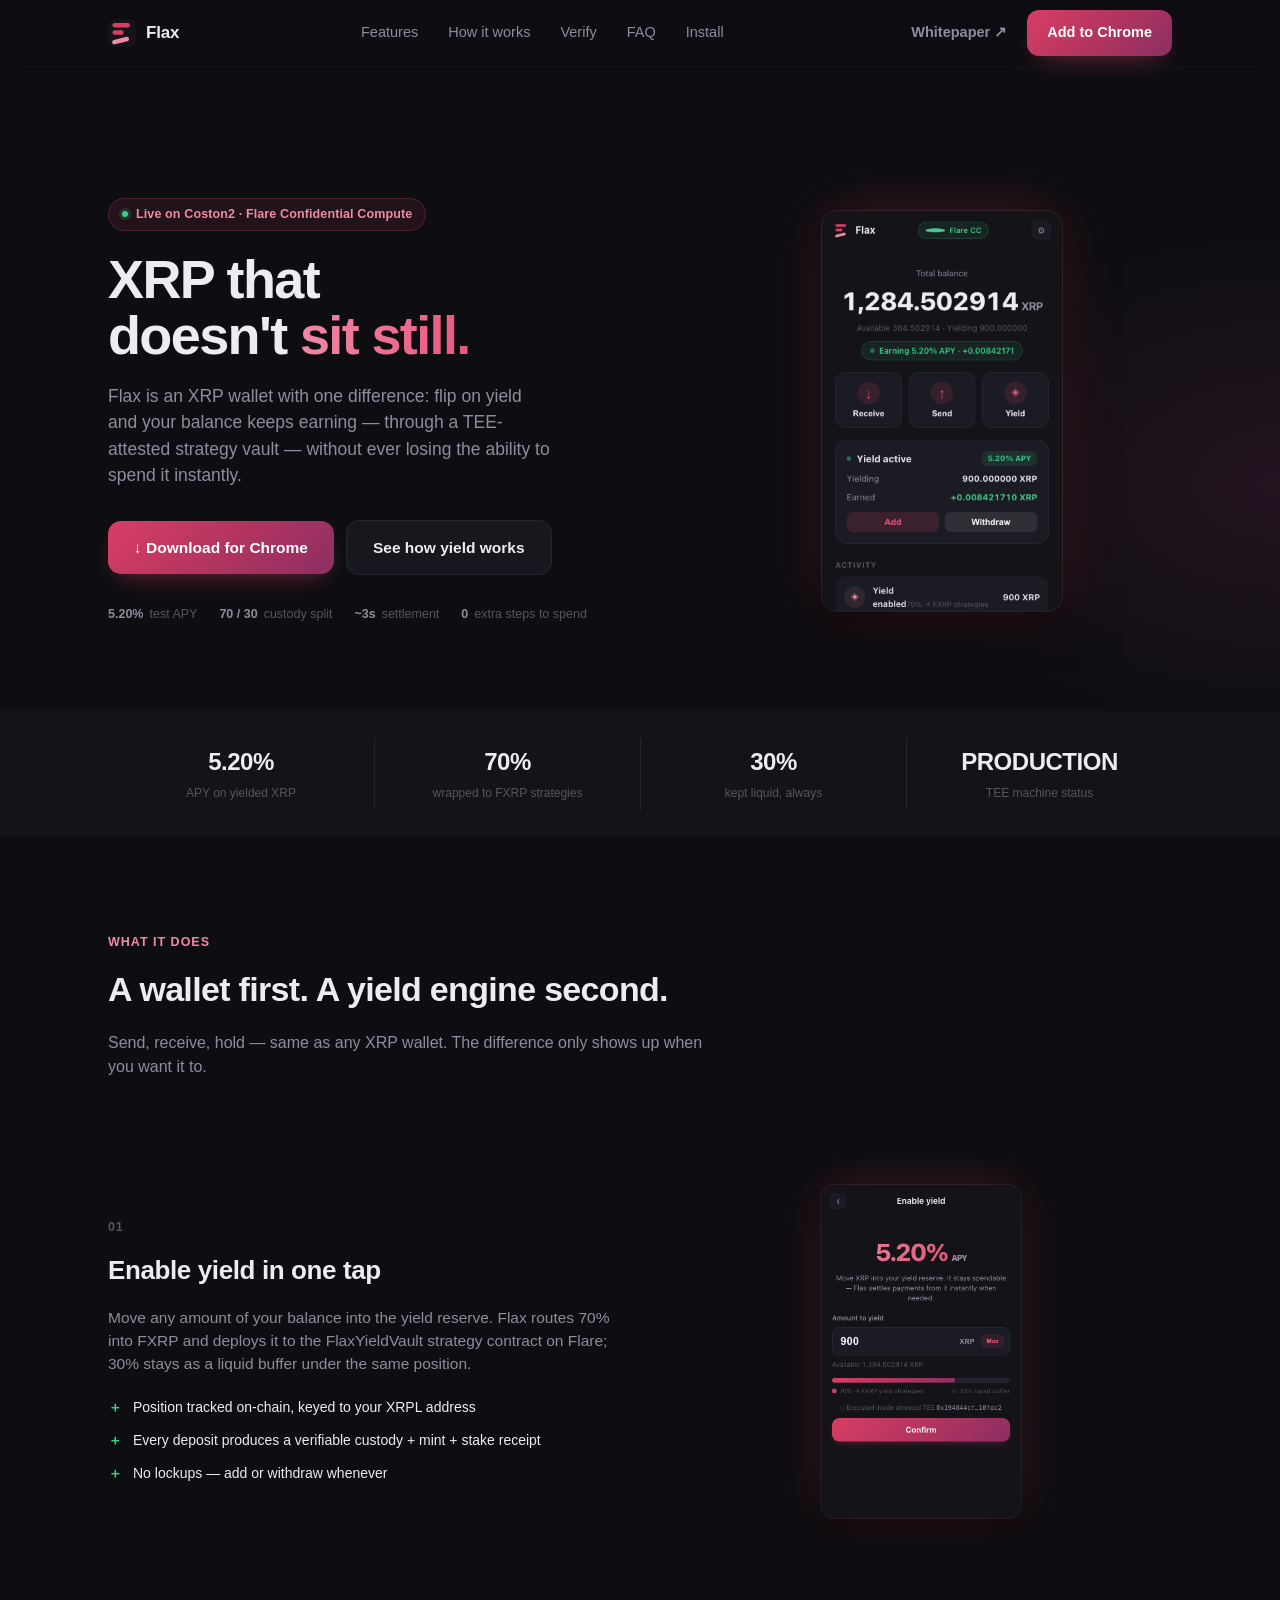
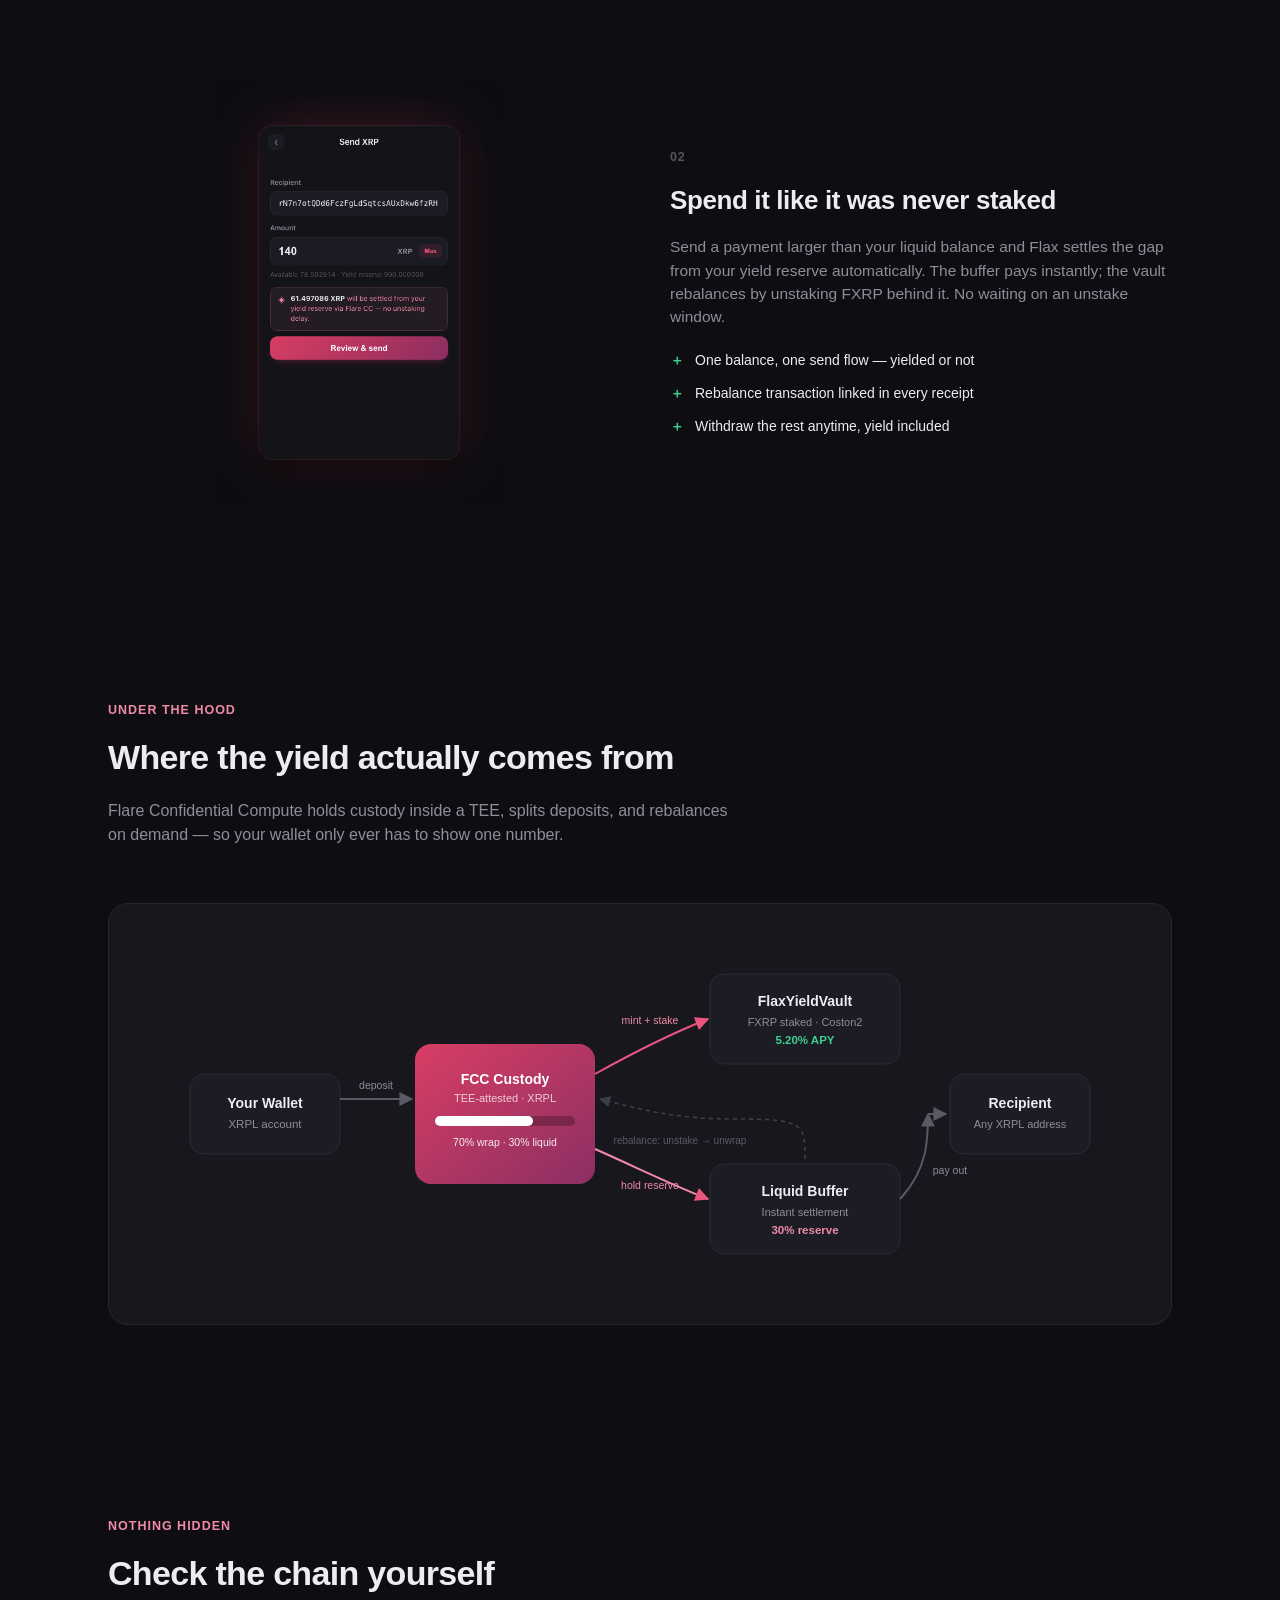
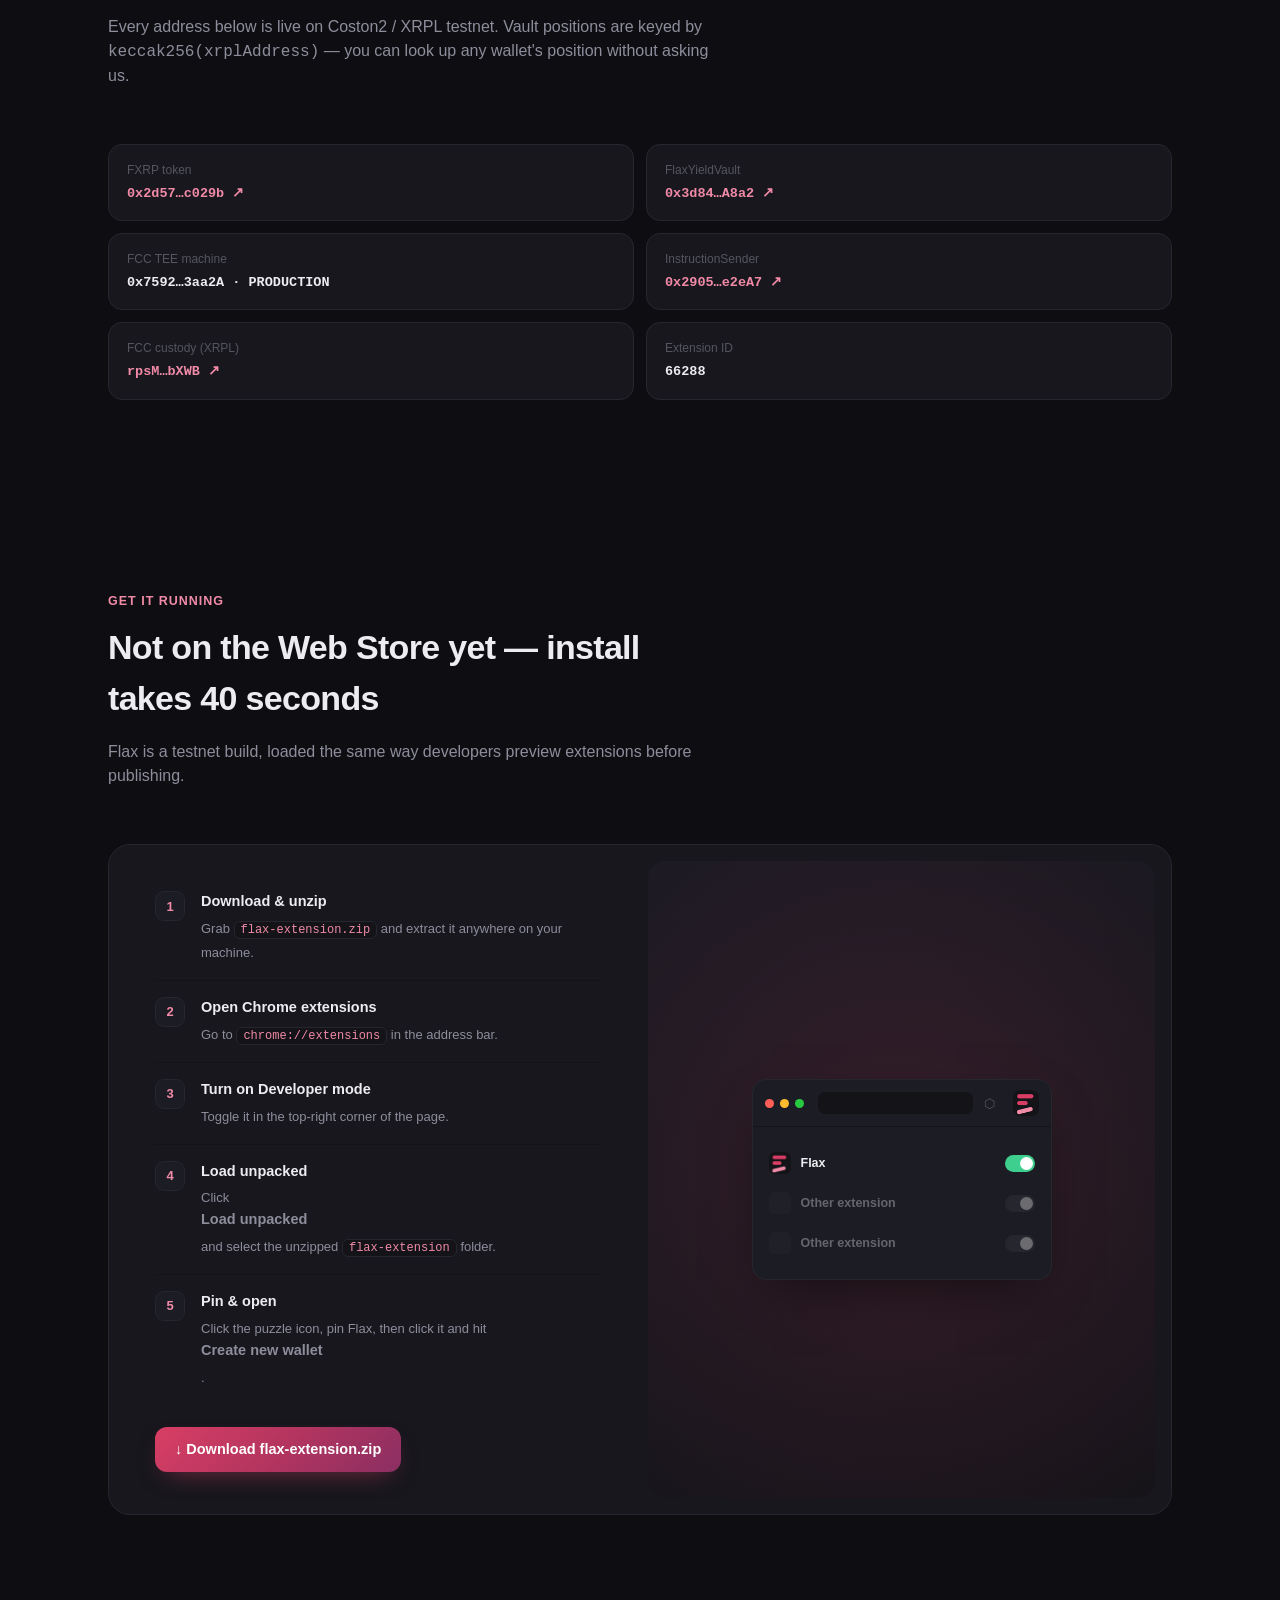
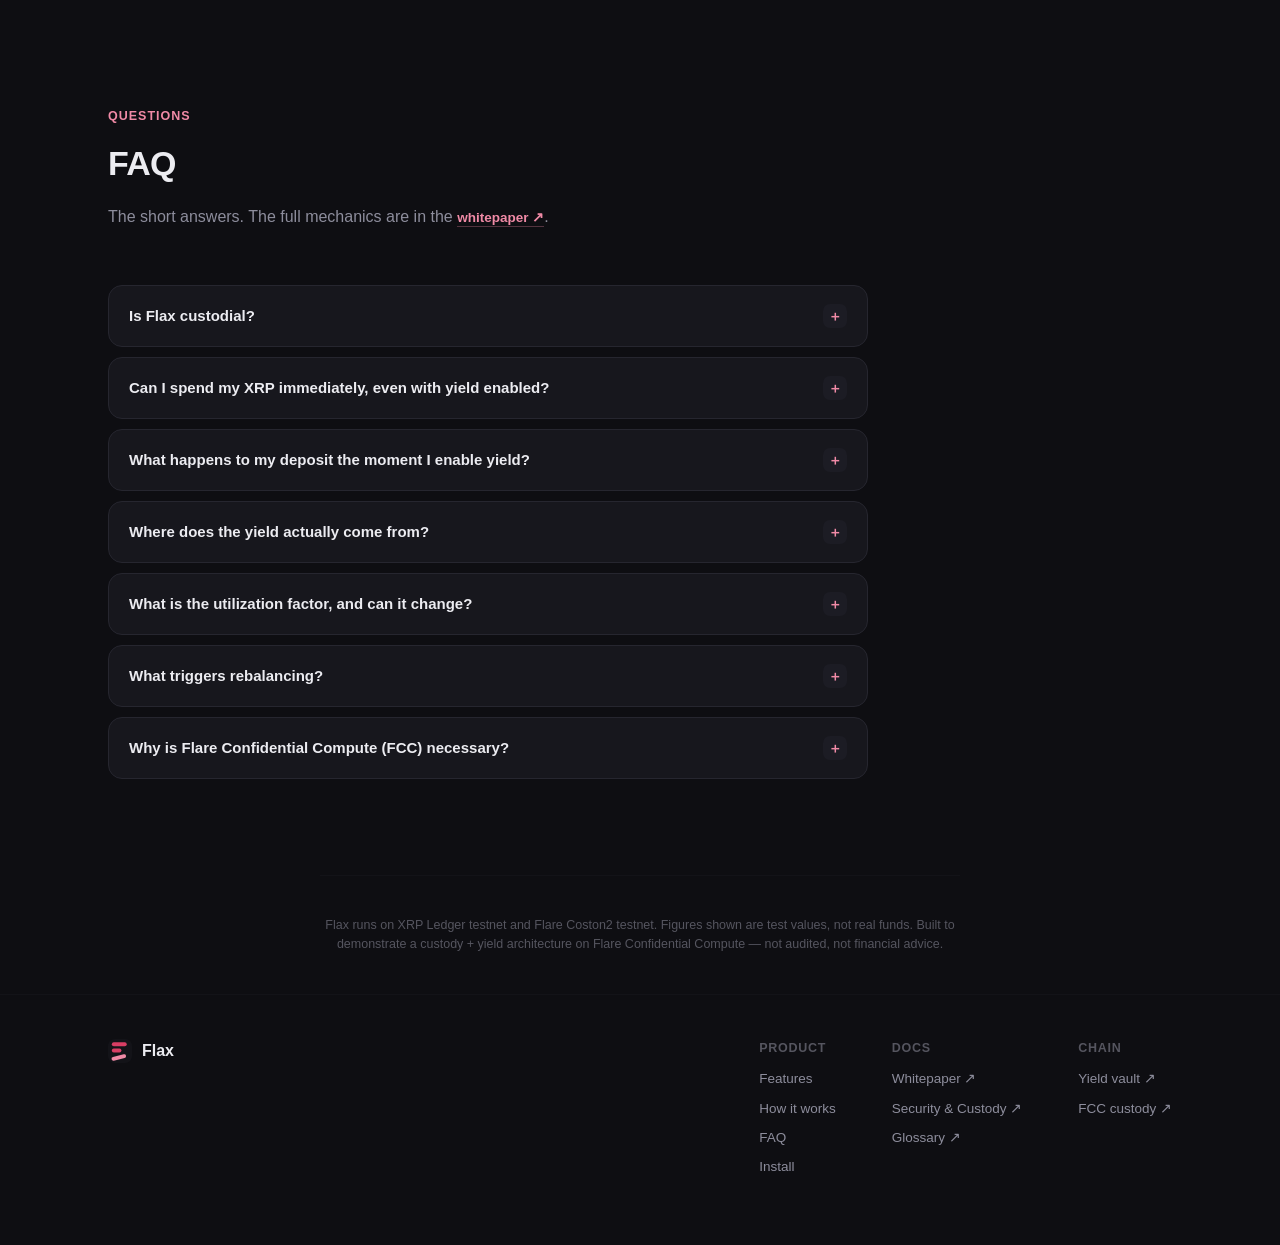
<file: index.html>
<!DOCTYPE html>
<html lang="en">
<head>
<meta charset="UTF-8" />
<meta name="viewport" content="width=device-width, initial-scale=1" />
<title>Flax — an XRP wallet that doesn't sit still</title>
<meta name="description" content="Flax is an XRP wallet for Chrome. Idle balance earns yield through Flare Confidential Compute while staying instantly spendable." />
<link rel="icon" href="img/favicon.png" />
<link rel="stylesheet" href="css/site.css" />
</head>
<body>

<nav class="top">
  <div class="wrap">
    <div class="brand"><svg viewBox="0 0 100 100"><use href="#flaxmark"/></svg>Flax</div>
    <div class="nav-links">
      <a href="#features">Features</a>
      <a href="#how">How it works</a>
      <a href="#verify">Verify</a>
      <a href="#faq">FAQ</a>
      <a href="#install">Install</a>
    </div>
    <div class="nav-cta">
      <a class="btn text" href="https://ember-7.gitbook.io/flaxwallet/" target="_blank" rel="noopener">Whitepaper ↗</a>
      <a class="btn primary" href="flax-extension.zip" id="nav-download">Add to Chrome</a>
    </div>
  </div>
</nav>

<header class="hero">
  <div class="wrap">
    <div>
      <div class="eyebrow"><span class="dot"></span>Live on Coston2 · Flare Confidential Compute</div>
      <h1 class="headline">XRP that<br/>doesn't <span class="accent">sit still.</span></h1>
      <p class="hero-sub">Flax is an XRP wallet with one difference: flip on yield and your balance keeps earning — through a TEE-attested strategy vault — without ever losing the ability to spend it instantly.</p>
      <div class="hero-ctas">
        <a class="btn primary lg" href="flax-extension.zip">↓ Download for Chrome</a>
        <a class="btn ghost lg" href="#how">See how yield works</a>
      </div>
      <div class="hero-meta">
        <span><b>5.20%</b> test APY</span>
        <span><b>70 / 30</b> custody split</span>
        <span><b>~3s</b> settlement</span>
        <span><b>0</b> extra steps to spend</span>
      </div>
    </div>
    <div class="hero-shot"><img src="img/shot-home.png" alt="Flax wallet showing a 1,284 XRP balance with yield active" width="360" height="520" /></div>
  </div>
</header>

<div class="stats">
  <div class="wrap">
    <div class="stat"><b>5.20%</b><span>APY on yielded XRP</span></div>
    <div class="stat"><b>70%</b><span>wrapped to FXRP strategies</span></div>
    <div class="stat"><b>30%</b><span>kept liquid, always</span></div>
    <div class="stat"><b>PRODUCTION</b><span>TEE machine status</span></div>
  </div>
</div>

<!-- ═══════════════════ FEATURES ═══════════════════ -->
<section class="section" id="features">
  <div class="wrap">
    <div class="section-head">
      <div class="section-tag">What it does</div>
      <h2>A wallet first. A yield engine second.</h2>
      <p>Send, receive, hold — same as any XRP wallet. The difference only shows up when you want it to.</p>
    </div>

    <div class="feature-row">
      <div class="fr-text">
        <div class="fr-num">01</div>
        <h3>Enable yield in one tap</h3>
        <p>Move any amount of your balance into the yield reserve. Flax routes 70% into FXRP and deploys it to the FlaxYieldVault strategy contract on Flare; 30% stays as a liquid buffer under the same position.</p>
        <div class="fr-points">
          <div class="fr-point"><span class="mk">＋</span>Position tracked on-chain, keyed to your XRPL address</div>
          <div class="fr-point"><span class="mk">＋</span>Every deposit produces a verifiable custody + mint + stake receipt</div>
          <div class="fr-point"><span class="mk">＋</span>No lockups — add or withdraw whenever</div>
        </div>
      </div>
      <div class="fr-shot"><img src="img/shot-yield.png" alt="Enable yield screen showing the 70/30 split and 5.20% APY" /></div>
    </div>

    <div class="feature-row reverse">
      <div class="fr-text">
        <div class="fr-num">02</div>
        <h3>Spend it like it was never staked</h3>
        <p>Send a payment larger than your liquid balance and Flax settles the gap from your yield reserve automatically. The buffer pays instantly; the vault rebalances by unstaking FXRP behind it. No waiting on an unstake window.</p>
        <div class="fr-points">
          <div class="fr-point"><span class="mk">＋</span>One balance, one send flow — yielded or not</div>
          <div class="fr-point"><span class="mk">＋</span>Rebalance transaction linked in every receipt</div>
          <div class="fr-point"><span class="mk">＋</span>Withdraw the rest anytime, yield included</div>
        </div>
      </div>
      <div class="fr-shot"><img src="img/shot-send.png" alt="Send screen showing a payment auto-routed through Flare CC" /></div>
    </div>
  </div>
</section>

<!-- ═══════════════════ HOW IT WORKS ═══════════════════ -->
<section class="section" id="how">
  <div class="wrap">
    <div class="section-head">
      <div class="section-tag">Under the hood</div>
      <h2>Where the yield actually comes from</h2>
      <p>Flare Confidential Compute holds custody inside a TEE, splits deposits, and rebalances on demand — so your wallet only ever has to show one number.</p>
    </div>

    <div class="diagram-wrap">
      <svg viewBox="0 0 920 340" width="100%" height="340" xmlns="http://www.w3.org/2000/svg">
        <defs>
          <linearGradient id="gradA" x1="0" y1="0" x2="1" y2="1">
            <stop offset="0%" stop-color="#d83e64"/><stop offset="100%" stop-color="#8b2f63"/>
          </linearGradient>
          <marker id="arrow" viewBox="0 0 10 10" refX="9" refY="5" markerWidth="7" markerHeight="7" orient="auto-start-reverse">
            <path d="M0,0 L10,5 L0,10 z" fill="#5a5a66"/>
          </marker>
          <marker id="arrowPink" viewBox="0 0 10 10" refX="9" refY="5" markerWidth="7" markerHeight="7" orient="auto-start-reverse">
            <path d="M0,0 L10,5 L0,10 z" fill="#e9557d"/>
          </marker>
        </defs>

        <!-- wallet -->
        <rect x="10" y="130" width="150" height="80" rx="14" fill="#1c1c24" stroke="#2a2a35"/>
        <text x="85" y="164" text-anchor="middle" fill="#ececf1" font-size="14" font-weight="700" font-family="inherit">Your Wallet</text>
        <text x="85" y="184" text-anchor="middle" fill="#8d8d9c" font-size="11.5" font-family="inherit">XRPL account</text>

        <!-- custody -->
        <rect x="235" y="100" width="180" height="140" rx="16" fill="url(#gradA)"/>
        <text x="325" y="140" text-anchor="middle" fill="#fff" font-size="14" font-weight="700" font-family="inherit">FCC Custody</text>
        <text x="325" y="158" text-anchor="middle" fill="rgba(255,255,255,.75)" font-size="11" font-family="inherit">TEE-attested · XRPL</text>
        <rect x="255" y="172" width="140" height="10" rx="5" fill="rgba(0,0,0,.25)"/>
        <rect x="255" y="172" width="98" height="10" rx="5" fill="#fff"/>
        <text x="325" y="202" text-anchor="middle" fill="#fff" font-size="10.5" font-family="inherit" opacity=".9">70% wrap · 30% liquid</text>

        <!-- vault -->
        <rect x="530" y="30" width="190" height="90" rx="14" fill="#1c1c24" stroke="#2a2a35"/>
        <text x="625" y="62" text-anchor="middle" fill="#ececf1" font-size="14" font-weight="700" font-family="inherit">FlaxYieldVault</text>
        <text x="625" y="82" text-anchor="middle" fill="#8d8d9c" font-size="11" font-family="inherit">FXRP staked · Coston2</text>
        <text x="625" y="100" text-anchor="middle" fill="#3ecf8e" font-size="11.5" font-weight="700" font-family="inherit">5.20% APY</text>

        <!-- buffer -->
        <rect x="530" y="220" width="190" height="90" rx="14" fill="#1c1c24" stroke="#2a2a35"/>
        <text x="625" y="252" text-anchor="middle" fill="#ececf1" font-size="14" font-weight="700" font-family="inherit">Liquid Buffer</text>
        <text x="625" y="272" text-anchor="middle" fill="#8d8d9c" font-size="11" font-family="inherit">Instant settlement</text>
        <text x="625" y="290" text-anchor="middle" fill="#f08aa6" font-size="11.5" font-weight="700" font-family="inherit">30% reserve</text>

        <!-- you (spend) -->
        <rect x="770" y="130" width="140" height="80" rx="14" fill="#1c1c24" stroke="#2a2a35"/>
        <text x="840" y="164" text-anchor="middle" fill="#ececf1" font-size="14" font-weight="700" font-family="inherit">Recipient</text>
        <text x="840" y="184" text-anchor="middle" fill="#8d8d9c" font-size="11" font-family="inherit">Any XRPL address</text>

        <!-- arrows -->
        <path d="M160,155 L232,155" stroke="#5a5a66" stroke-width="2" marker-end="url(#arrow)" fill="none"/>
        <text x="196" y="145" text-anchor="middle" fill="#8d8d9c" font-size="10.5" font-family="inherit">deposit</text>

        <path d="M415,130 C460,105 490,90 528,75" stroke="#e9557d" stroke-width="2" marker-end="url(#arrowPink)" fill="none"/>
        <text x="470" y="80" text-anchor="middle" fill="#f08aa6" font-size="10.5" font-family="inherit">mint + stake</text>

        <path d="M415,205 C460,225 490,240 528,255" stroke="#f08aa6" stroke-width="2" marker-end="url(#arrowPink)" fill="none"/>
        <text x="470" y="245" text-anchor="middle" fill="#f08aa6" font-size="10.5" font-family="inherit">hold reserve</text>

        <path d="M720,255 C748,225 748,195 748,170" stroke="#5a5a66" stroke-width="2" marker-end="url(#arrow)" fill="none"/>
        <path d="M748,170 L766,170" stroke="#5a5a66" stroke-width="2" marker-end="url(#arrow)" fill="none"/>
        <text x="770" y="230" text-anchor="middle" fill="#8d8d9c" font-size="10.5" font-family="inherit">pay out</text>

        <path d="M625,215 C625,180 625,175 555,175 C500,175 470,168 420,155" stroke="#5a5a66" stroke-width="1.6" stroke-dasharray="4 4" marker-end="url(#arrow)" fill="none" opacity=".6"/>
        <text x="500" y="200" text-anchor="middle" fill="#5a5a66" font-size="10" font-family="inherit">rebalance: unstake → unwrap</text>
      </svg>
    </div>
  </div>
</section>

<!-- ═══════════════════ VERIFY ═══════════════════ -->
<section class="section" id="verify">
  <div class="wrap">
    <div class="section-head">
      <div class="section-tag">Nothing hidden</div>
      <h2>Check the chain yourself</h2>
      <p>Every address below is live on Coston2 / XRPL testnet. Vault positions are keyed by <code class="mono">keccak256(xrplAddress)</code> — you can look up any wallet's position without asking us.</p>
    </div>
    <div class="verify-grid">
      <div class="verify-item"><span class="vk">FXRP token</span><a class="vv mono" href="https://coston2-explorer.flare.network/address/0x2d572a5FB98A029e4ad21860F1E2E7ED8F2c029b" target="_blank" rel="noopener">0x2d57…c029b ↗</a></div>
      <div class="verify-item"><span class="vk">FlaxYieldVault</span><a class="vv mono" href="https://coston2-explorer.flare.network/address/0x3d84976Ac03C04F9b7Fcec7af0289776dAECA8a2" target="_blank" rel="noopener">0x3d84…A8a2 ↗</a></div>
      <div class="verify-item"><span class="vk">FCC TEE machine</span><span class="vv mono">0x7592…3aa2A · PRODUCTION</span></div>
      <div class="verify-item"><span class="vk">InstructionSender</span><a class="vv mono" href="https://coston2-explorer.flare.network/address/0x29057Eb605915003eb7CA918232d75D2cd0e2eA7" target="_blank" rel="noopener">0x2905…e2eA7 ↗</a></div>
      <div class="verify-item"><span class="vk">FCC custody (XRPL)</span><a class="vv mono" href="https://testnet.xrpl.org/accounts/rpsMWxQHqK83RQdiwfAVvKbYVJ5hhtbXWB" target="_blank" rel="noopener">rpsM…bXWB ↗</a></div>
      <div class="verify-item"><span class="vk">Extension ID</span><span class="vv mono">66288</span></div>
    </div>
  </div>
</section>

<!-- ═══════════════════ INSTALL ═══════════════════ -->
<section class="section" id="install">
  <div class="wrap">
    <div class="section-head">
      <div class="section-tag">Get it running</div>
      <h2>Not on the Web Store yet — install takes 40 seconds</h2>
      <p>Flax is a testnet build, loaded the same way developers preview extensions before publishing.</p>
    </div>

    <div class="install-shell">
      <div class="install-inner">
        <div class="install-steps">
          <div class="step-row">
            <div class="step-num">1</div>
            <div class="step-body"><b>Download &amp; unzip</b><span>Grab <code>flax-extension.zip</code> and extract it anywhere on your machine.</span></div>
          </div>
          <div class="step-row">
            <div class="step-num">2</div>
            <div class="step-body"><b>Open Chrome extensions</b><span>Go to <code>chrome://extensions</code> in the address bar.</span></div>
          </div>
          <div class="step-row">
            <div class="step-num">3</div>
            <div class="step-body"><b>Turn on Developer mode</b><span>Toggle it in the top-right corner of the page.</span></div>
          </div>
          <div class="step-row">
            <div class="step-num">4</div>
            <div class="step-body"><b>Load unpacked</b><span>Click <b>Load unpacked</b> and select the unzipped <code>flax-extension</code> folder.</span></div>
          </div>
          <div class="step-row">
            <div class="step-num">5</div>
            <div class="step-body"><b>Pin &amp; open</b><span>Click the puzzle icon, pin Flax, then click it and hit <b>Create new wallet</b>.</span></div>
          </div>
          <a class="btn primary block" style="margin-top:22px; justify-content:center;" href="flax-extension.zip">↓ Download flax-extension.zip</a>
        </div>
        <div class="install-visual">
          <div class="browser-mock">
            <div class="bm-bar">
              <span class="bm-dot" style="background:#ff5f57"></span>
              <span class="bm-dot" style="background:#febc2e"></span>
              <span class="bm-dot" style="background:#28c840"></span>
              <div class="bm-url"></div>
              <span class="bm-puzzle">⬡</span>
              <img class="bm-flax" src="img/icon48.png" alt="Flax icon"/>
            </div>
            <div class="bm-panel">
              <div class="bm-row"><img src="img/icon48.png" alt=""/><span>Flax</span><div class="bm-toggle"></div></div>
              <div class="bm-row" style="opacity:.35"><div style="width:22px;height:22px;border-radius:6px;background:#2a2a35"></div><span>Other extension</span><div class="bm-toggle" style="background:#3a3a45"></div></div>
              <div class="bm-row" style="opacity:.35"><div style="width:22px;height:22px;border-radius:6px;background:#2a2a35"></div><span>Other extension</span><div class="bm-toggle" style="background:#3a3a45"></div></div>
            </div>
          </div>
        </div>
      </div>
    </div>
  </div>
</section>

<!-- ═══════════════════ FAQ ═══════════════════ -->
<section class="section" id="faq">
  <div class="wrap">
    <div class="section-head">
      <div class="section-tag">Questions</div>
      <h2>FAQ</h2>
      <p>The short answers. The full mechanics are in the <a class="inline-link" href="https://ember-7.gitbook.io/flaxwallet/" target="_blank" rel="noopener">whitepaper ↗</a>.</p>
    </div>

    <div class="faq-list">
      <details class="faq-item">
        <summary><span>Is Flax custodial?</span><span class="faq-x">＋</span></summary>
        <div class="faq-a">
          <p>No. Flax is non-custodial. FlaxManagerCC — the only component with control over pooled funds — runs inside a Trusted Execution Environment and is architecturally restricted to rebalancing and fulfilling user spending requests. It cannot deny a spending request or redirect funds elsewhere.</p>
          <a class="inline-link" href="https://ember-7.gitbook.io/flaxwallet//security-and-custody" target="_blank" rel="noopener">Security &amp; Custody ↗</a>
        </div>
      </details>

      <details class="faq-item">
        <summary><span>Can I spend my XRP immediately, even with yield enabled?</span><span class="faq-x">＋</span></summary>
        <div class="faq-a">
          <p>Yes. Spending is served out of the unutilized lot, which is targeted to hold roughly 30% of TVL at all times (<code class="mono">u = 0.7</code>).</p>
          <a class="inline-link" href="https://ember-7.gitbook.io/flaxwallet//flow-of-funds" target="_blank" rel="noopener">Fund Flows &amp; Rebalancing ↗</a>
        </div>
      </details>

      <details class="faq-item">
        <summary><span>What happens to my deposit the moment I enable yield?</span><span class="faq-x">＋</span></summary>
        <div class="faq-a">
          <p>It's allocated entirely to the unutilized lot first. The hourly rebalancing job then gradually moves the pool toward the target utilization of <code class="mono">0.7</code>, rather than force-deploying any single deposit immediately.</p>
        </div>
      </details>

      <details class="faq-item">
        <summary><span>Where does the yield actually come from?</span><span class="faq-x">＋</span></summary>
        <div class="faq-a">
          <p>From staking strategies on the Flare Network, accessed through FXRP — a 1:1, redeemable representation of XRP that's compatible with Flare's smart contracts.</p>
          <a class="inline-link" href="https://ember-7.gitbook.io/flaxwallet//fxrp" target="_blank" rel="noopener">FXRP ↗</a>
        </div>
      </details>

      <details class="faq-item">
        <summary><span>What is the utilization factor, and can it change?</span><span class="faq-x">＋</span></summary>
        <div class="faq-a">
          <p><code class="mono">u</code> is a dynamic, smart-contract-embedded parameter currently set to <code class="mono">0.7</code>. It determines the target split between the utilized (yield-generating) and unutilized (liquid) lots, and is designed to be adjustable in the future.</p>
        </div>
      </details>

      <details class="faq-item">
        <summary><span>What triggers rebalancing?</span><span class="faq-x">＋</span></summary>
        <div class="faq-a">
          <p>An hourly job checks whether <code class="mono">u</code> has moved outside the <code class="mono">[0.6, 0.8]</code> band. If so, it moves just enough funds between lots to bring <code class="mono">u</code> back to <code class="mono">0.7</code>.</p>
          <a class="inline-link" href="https://ember-7.gitbook.io/flaxwallet//flow-of-funds" target="_blank" rel="noopener">Fund Flows &amp; Rebalancing ↗</a>
        </div>
      </details>

      <details class="faq-item">
        <summary><span>Why is Flare Confidential Compute (FCC) necessary?</span><span class="faq-x">＋</span></summary>
        <div class="faq-a">
          <p>Standard smart contracts are fully public — including their logic and any data they touch. FCC uses a TEE to let FlaxManagerCC hold a private key and execute logic that no external party, including Flax itself, can view or alter.</p>
          <a class="inline-link" href="https://ember-7.gitbook.io/flaxwallet//how-flax-uses-flare-cc" target="_blank" rel="noopener">FCC ↗</a>
        </div>
      </details>
    </div>
  </div>
</section>

<div class="disclaimer">
  Flax runs on XRP Ledger testnet and Flare Coston2 testnet. Figures shown are test values, not real funds. Built to demonstrate a custody + yield architecture on Flare Confidential Compute — not audited, not financial advice.
</div>

<footer>
  <div class="wrap">
    <div class="footer-brand"><svg viewBox="0 0 100 100"><use href="#flaxmark"/></svg>Flax</div>
    <div class="footer-cols">
      <div class="footer-col">
        <b>Product</b>
        <a href="#features">Features</a>
        <a href="#how">How it works</a>
        <a href="#faq">FAQ</a>
        <a href="#install">Install</a>
      </div>
      <div class="footer-col">
        <b>Docs</b>
        <a href="https://ember-7.gitbook.io/flaxwallet/" target="_blank" rel="noopener">Whitepaper ↗</a>
        <a href="https://ember-7.gitbook.io/flaxwallet//security-and-custody" target="_blank" rel="noopener">Security &amp; Custody ↗</a>
        <a href="https://ember-7.gitbook.io/flaxwallet/reference/glossary" target="_blank" rel="noopener">Glossary ↗</a>
      </div>
      <div class="footer-col">
        <b>Chain</b>
        <a href="https://coston2-explorer.flare.network/address/0x3d84976Ac03C04F9b7Fcec7af0289776dAECA8a2" target="_blank" rel="noopener">Yield vault ↗</a>
        <a href="https://testnet.xrpl.org/accounts/rpsMWxQHqK83RQdiwfAVvKbYVJ5hhtbXWB" target="_blank" rel="noopener">FCC custody ↗</a>
      </div>
    </div>
  </div>
</footer>

<svg width="0" height="0" style="position:absolute">
  <defs><g id="flaxmark">
    <rect width="100" height="100" rx="22" fill="#131318"/>
    <rect x="16" y="14" width="62" height="16" rx="8" fill="#d83e64"/>
    <rect x="16" y="40" width="40" height="16" rx="8" fill="#d83e64"/>
    <rect x="14" y="69" width="62" height="16" rx="8" fill="#f08aa6" transform="rotate(-14 45 77)"/>
  </g></defs>
</svg>

</body>
</html>
</file>
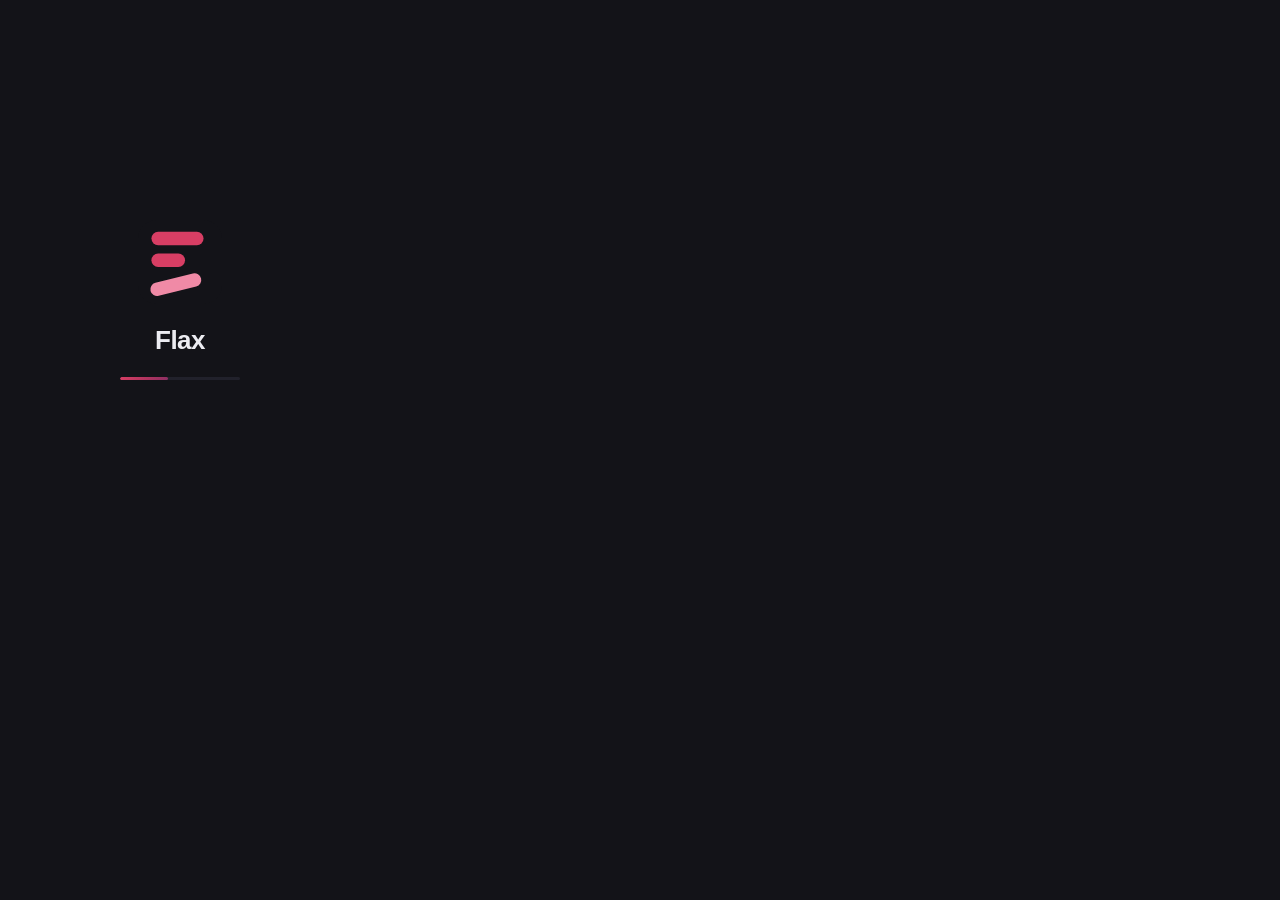
<file: extension/popup.html>
<!DOCTYPE html>
<html lang="en">
<head>
<meta charset="UTF-8" />
<link rel="stylesheet" href="popup.css" />
<title>Flax</title>
</head>
<body>

<!-- ══════════════ SPLASH ══════════════ -->
<div class="view active" id="view-splash">
  <div class="splash">
    <svg class="logo-mark lg" viewBox="0 0 100 100"><use href="#flaxmark"/></svg>
    <div class="splash-name">Flax</div>
    <div class="loader-bar"><div></div></div>
  </div>
</div>

<!-- ══════════════ ONBOARDING ══════════════ -->
<div class="view" id="view-onboarding">
  <div class="onboard">
    <svg class="logo-mark lg" viewBox="0 0 100 100"><use href="#flaxmark"/></svg>
    <h1>Flax</h1>
    <p class="tagline">The XRP wallet that puts your<br/>balance to work.</p>
    <div class="onboard-feats">
      <div class="feat"><span class="feat-ico">◈</span><div><b>Native yield</b><span>Earn on idle XRP, spend it anytime</span></div></div>
      <div class="feat"><span class="feat-ico">⬡</span><div><b>Confidential Compute</b><span>Secured by Flare TEE attestation</span></div></div>
      <div class="feat"><span class="feat-ico">⚡</span><div><b>Instant</b><span>3-second settlement on XRPL</span></div></div>
    </div>
    <button class="btn primary block" id="btn-create">Create new wallet</button>
    <button class="btn ghost block" id="btn-goto-import">I already have one</button>
  </div>
</div>

<!-- ══════════════ IMPORT ══════════════ -->
<div class="view" id="view-import">
  <div class="topbar"><button class="icon-btn back" data-nav="view-onboarding">‹</button><span class="topbar-title">Import wallet</span><span></span></div>
  <div class="pad">
    <label class="field-label">Family seed</label>
    <input id="import-seed" class="input mono" placeholder="sEd…" autocomplete="off" spellcheck="false"/>
    <p class="hint">Your seed is stored locally on this device and never leaves it.</p>
    <button class="btn primary block" id="btn-import">Import wallet</button>
  </div>
</div>

<!-- ══════════════ CREATING ══════════════ -->
<div class="view" id="view-creating">
  <div class="center-col">
    <div class="spinner big"></div>
    <h2 id="creating-title">Creating your wallet…</h2>
    <p class="muted" id="creating-sub">Generating keys &amp; activating on XRPL</p>
  </div>
</div>

<!-- ══════════════ HOME ══════════════ -->
<div class="view" id="view-home">
  <div class="topbar home">
    <div class="brand"><svg class="logo-mark sm" viewBox="0 0 100 100"><use href="#flaxmark"/></svg><span>Flax</span></div>
    <div class="net-pill" id="fcc-pill"><span class="dot"></span>Flare CC</div>
    <button class="icon-btn" id="btn-settings">⚙</button>
  </div>

  <div class="balance-wrap">
    <div class="balance-label">Total balance</div>
    <div class="balance" id="balance-total">—</div>
    <div class="balance-sub" id="balance-sub"></div>
    <div class="earn-pill hidden" id="earn-pill">
      <span class="pulse"></span><span id="earn-pill-text">Earning 5.20% APY</span>
    </div>
  </div>

  <div class="actions">
    <button class="action" id="btn-receive"><span class="action-ico">↓</span>Receive</button>
    <button class="action" id="btn-send"><span class="action-ico">↑</span>Send</button>
    <button class="action" id="btn-yield"><span class="action-ico">◈</span>Yield</button>
  </div>

  <!-- yield promo (off state) -->
  <div class="yield-card promo hidden" id="yield-promo">
    <div class="yc-head"><span class="yc-title">Put your XRP to work</span><span class="apy-chip">5.20% APY</span></div>
    <p>Earn on your idle balance while keeping it spendable. Powered by Flare Confidential Compute.</p>
    <button class="btn light" id="btn-enable-yield">Enable yield</button>
  </div>

  <!-- yield active card -->
  <div class="yield-card active-card hidden" id="yield-active">
    <div class="yc-head"><span class="yc-title"><span class="pulse"></span> Yield active</span><span class="apy-chip">5.20% APY</span></div>
    <div class="yc-row"><span>Yielding</span><b id="yc-principal">—</b></div>
    <div class="yc-row"><span>Earned</span><b class="earned" id="yc-earned">—</b></div>
    <div class="yc-btns">
      <button class="btn mini light" id="btn-add-yield">Add</button>
      <button class="btn mini ghost2" id="btn-withdraw-yield">Withdraw</button>
    </div>
  </div>

  <div class="section-title">Activity</div>
  <div class="activity" id="activity-list"><div class="empty" id="activity-empty">No activity yet</div></div>
</div>

<!-- ══════════════ RECEIVE ══════════════ -->
<div class="view" id="view-receive">
  <div class="topbar"><button class="icon-btn back" data-nav="view-home">‹</button><span class="topbar-title">Receive XRP</span><span></span></div>
  <div class="pad center">
    <div class="addr-art"><svg class="logo-mark md" viewBox="0 0 100 100"><use href="#flaxmark"/></svg></div>
    <div class="addr-box mono" id="receive-address">—</div>
    <button class="btn primary block" id="btn-copy-address">Copy address</button>
    <p class="hint center">Send only XRP on the XRP Ledger to this address.</p>
  </div>
</div>

<!-- ══════════════ SEND ══════════════ -->
<div class="view" id="view-send">
  <div class="topbar"><button class="icon-btn back" data-nav="view-home">‹</button><span class="topbar-title">Send XRP</span><span></span></div>
  <div class="pad">
    <label class="field-label">Recipient</label>
    <input id="send-dest" class="input mono" placeholder="r…" autocomplete="off" spellcheck="false"/>
    <label class="field-label">Amount</label>
    <div class="amt-wrap">
      <input id="send-amount" class="input amt" placeholder="0.00" inputmode="decimal"/>
      <span class="amt-unit">XRP</span>
      <button class="chip max" id="send-max">Max</button>
    </div>
    <div class="avail-line" id="send-avail"></div>
    <div class="fcc-route hidden" id="fcc-route-note">
      <span class="route-ico">◈</span>
      <div><b id="fcc-route-amt"></b> will be settled from your yield reserve via Flare&nbsp;CC — no unstaking delay.</div>
    </div>
    <button class="btn primary block" id="btn-send-confirm">Review &amp; send</button>
  </div>
</div>

<!-- ══════════════ YIELD MANAGE ══════════════ -->
<div class="view" id="view-yieldmg">
  <div class="topbar"><button class="icon-btn back" data-nav="view-home">‹</button><span class="topbar-title" id="yieldmg-title">Enable yield</span><span></span></div>
  <div class="pad">
    <div class="yield-hero">
      <div class="apy-big">5.20%<span>APY</span></div>
      <p id="yieldmg-sub">Move XRP into your yield reserve. It stays spendable — Flax settles payments from it instantly when needed.</p>
    </div>
    <label class="field-label" id="yieldmg-amt-label">Amount to yield</label>
    <div class="amt-wrap">
      <input id="yield-amount" class="input amt" placeholder="0.00" inputmode="decimal"/>
      <span class="amt-unit">XRP</span>
      <button class="chip max" id="yield-max">Max</button>
    </div>
    <div class="avail-line" id="yield-avail"></div>
    <div class="split-info">
      <div class="split-bar"><div class="split-a"></div><div class="split-b"></div></div>
      <div class="split-legend">
        <span><i class="sw a"></i>70% → FXRP yield strategies</span>
        <span><i class="sw b"></i>30% liquid buffer</span>
      </div>
    </div>
    <div class="tee-line">⬡ Executed inside attested TEE <span class="mono" id="tee-hash-tail"></span></div>
    <button class="btn primary block" id="btn-yield-go">Confirm</button>
  </div>
</div>

<!-- ══════════════ PROGRESS ══════════════ -->
<div class="view" id="view-progress">
  <div class="center-col">
    <div class="steps" id="progress-steps"></div>
  </div>
</div>

<!-- ══════════════ SUCCESS ══════════════ -->
<div class="view" id="view-success">
  <div class="center-col">
    <div class="success-check">✓</div>
    <h2 id="success-title">Done</h2>
    <p class="muted" id="success-sub"></p>
    <div class="tx-links" id="success-links"></div>
    <button class="btn primary block" id="btn-success-done">Done</button>
  </div>
</div>

<!-- ══════════════ SETTINGS ══════════════ -->
<div class="view" id="view-settings">
  <div class="topbar"><button class="icon-btn back" data-nav="view-home">‹</button><span class="topbar-title">Settings</span><span></span></div>
  <div class="pad scroll">
    <div class="section-title">Wallet</div>
    <div class="kv"><span>Address</span><span class="mono copyable" id="set-address">—</span></div>
    <div class="kv"><span>Network</span><span>XRP Ledger</span></div>
    <button class="btn ghost block sm-gap" id="btn-reveal-seed">Reveal seed</button>
    <div class="seed-reveal mono hidden" id="seed-reveal"></div>

    <div class="section-title">Flare Confidential Compute</div>
    <div class="fcc-panel">
      <div class="kv"><span>Status</span><span class="ok">● PRODUCTION</span></div>
      <div class="kv"><span>TEE machine</span><span class="mono copyable" id="fcc-machine">—</span></div>
      <div class="kv"><span>Extension ID</span><span class="mono" id="fcc-ext">—</span></div>
      <div class="kv"><span>Code hash</span><span class="mono copyable" id="fcc-codehash">—</span></div>
      <div class="kv"><span>Custody</span><span class="mono copyable" id="fcc-custody">—</span></div>
      <div class="kv"><span>Custody buffer</span><span id="fcc-custody-bal">—</span></div>
      <div class="kv"><span>FXRP</span><a class="mono link" id="fcc-fxrp" target="_blank" rel="noopener">—</a></div>
      <div class="kv"><span>Yield vault</span><a class="mono link" id="fcc-vault" target="_blank" rel="noopener">—</a></div>
      <div class="kv"><span>Vault TVL</span><span id="fcc-tvl">—</span></div>
    </div>

    <div class="section-title danger">Danger zone</div>
    <button class="btn danger block" id="btn-reset">Remove wallet from this device</button>
  </div>
</div>

<div class="toast" id="toast"></div>

<!-- logo symbol -->
<svg width="0" height="0" style="position:absolute">
  <defs>
    <g id="flaxmark">
      <rect x="16" y="14" width="62" height="16" rx="8" fill="#d83e64"/>
      <rect x="16" y="40" width="40" height="16" rx="8" fill="#d83e64"/>
      <rect x="14" y="69" width="62" height="16" rx="8" fill="#f08aa6" transform="rotate(-14 45 77)"/>
    </g>
  </defs>
</svg>

<script src="vendor/xrpl.js"></script>
<script src="vendor/ethers.js"></script>
<script src="fcc.js"></script>
<script src="popup.js"></script>
</body>
</html>
</file>
<file: css/site.css>
@font-face {
  font-family: "Sono";
  src: local("SF Mono");
}
:root {
  --bg: #0e0e12;
  --bg-1: #131318;
  --panel: #17171d;
  --panel-2: #1c1c24;
  --border: #26262f;
  --text: #ececf1;
  --muted: #8d8d9c;
  --faint: #55555f;
  --rose: #d83e64;
  --rose-2: #e9557d;
  --pink: #f08aa6;
  --good: #3ecf8e;
  --grad: linear-gradient(135deg, #d83e64 0%, #b0345f 55%, #8b2f63 100%);
  --maxw: 1120px;
}
* { box-sizing: border-box; }
html { scroll-behavior: smooth; }
body {
  margin: 0; background: var(--bg); color: var(--text);
  font-family: -apple-system, BlinkMacSystemFont, "Segoe UI", Roboto, sans-serif;
  line-height: 1.5; font-size: 16px;
  background-image:
    radial-gradient(900px 500px at 15% -8%, rgba(216,62,100,.14), transparent 60%),
    radial-gradient(700px 460px at 100% 8%, rgba(139,47,99,.16), transparent 55%);
  background-repeat: no-repeat;
}
.mono { font-family: "SF Mono", ui-monospace, Menlo, Consolas, monospace; }
a { color: inherit; }
img { display: block; max-width: 100%; }
.wrap { max-width: var(--maxw); margin: 0 auto; padding: 0 28px; }
section { position: relative; }

/* ── nav ───────────────────────────────────────────────── */
nav.top {
  position: sticky; top: 0; z-index: 50;
  background: rgba(14,14,18,.72); backdrop-filter: blur(14px);
  border-bottom: 1px solid var(--bg-1);
}
nav.top .wrap { display: flex; align-items: center; justify-content: space-between; height: 66px; }
.brand { display: flex; align-items: center; gap: 10px; font-weight: 800; font-size: 17px; letter-spacing: -0.01em; }
.brand svg { width: 28px; height: 28px; border-radius: 8px; }
.nav-links { display: flex; gap: 30px; font-size: 14.5px; color: var(--muted); }
.nav-links a { text-decoration: none; transition: color .15s; }
.nav-links a:hover { color: var(--text); }
.nav-cta { display: flex; align-items: center; gap: 14px; }

/* ── buttons ───────────────────────────────────────────── */
.btn {
  display: inline-flex; align-items: center; gap: 9px;
  border: none; cursor: pointer; text-decoration: none;
  font-weight: 650; font-size: 14.5px; border-radius: 12px;
  padding: 12px 20px; color: #fff; transition: transform .1s, opacity .15s, box-shadow .2s;
  white-space: nowrap;
}
.btn:active { transform: scale(0.97); }
.btn.primary { background: var(--grad); box-shadow: 0 10px 26px -12px rgba(216,62,100,.6); }
.btn.primary:hover { box-shadow: 0 14px 32px -12px rgba(216,62,100,.75); }
.btn.ghost { background: var(--panel); border: 1px solid var(--border); color: var(--text); }
.btn.ghost:hover { background: var(--panel-2); }
.btn.text { background: transparent; color: var(--muted); padding: 12px 6px; }
.btn.text:hover { color: var(--text); }
.btn.lg { padding: 15px 26px; font-size: 15.5px; border-radius: 13px; }

/* ── hero ──────────────────────────────────────────────── */
.hero { padding: 84px 0 40px; }
.hero .wrap { display: grid; grid-template-columns: 1fr 460px; gap: 40px; align-items: center; }
.eyebrow {
  display: inline-flex; align-items: center; gap: 8px; font-size: 12.5px; font-weight: 700;
  color: var(--pink); background: rgba(216,62,100,.1); border: 1px solid rgba(216,62,100,.25);
  padding: 6px 13px; border-radius: 999px; margin-bottom: 20px; letter-spacing: .01em;
}
.eyebrow .dot { width: 6px; height: 6px; border-radius: 50%; background: var(--good); box-shadow: 0 0 0 3px rgba(62,207,142,.18); }
h1.headline { font-size: 54px; line-height: 1.04; font-weight: 800; letter-spacing: -0.03em; margin: 0 0 20px; }
h1.headline .accent {
  background: linear-gradient(100deg, var(--pink), var(--rose-2));
  -webkit-background-clip: text; background-clip: text; color: transparent;
}
.hero-sub { color: var(--muted); font-size: 17.5px; max-width: 46ch; margin-bottom: 32px; }
.hero-ctas { display: flex; gap: 12px; align-items: center; margin-bottom: 30px; flex-wrap: wrap; }
.hero-meta { display: flex; gap: 22px; font-size: 12.5px; color: var(--faint); flex-wrap: wrap; }
.hero-meta span { display: flex; align-items: center; gap: 6px; }
.hero-meta b { color: var(--muted); font-weight: 650; }
.hero-shot { justify-self: center; }
.hero-shot img { width: 100%; max-width: 400px; }

/* ── stat strip ────────────────────────────────────────── */
.stats { border-top: 1px solid var(--bg-1); border-bottom: 1px solid var(--bg-1); background: var(--bg-1); }
.stats .wrap { display: grid; grid-template-columns: repeat(4, 1fr); padding: 26px 28px; }
.stat { text-align: center; padding: 6px 10px; border-left: 1px solid var(--border); }
.stat:first-child { border-left: none; }
.stat b { display: block; font-size: 24px; font-weight: 800; letter-spacing: -0.02em; }
.stat span { font-size: 12px; color: var(--faint); }

/* ── section shell ─────────────────────────────────────── */
.section { padding: 96px 0; }
.section-head { max-width: 620px; margin-bottom: 56px; }
.section-tag { font-size: 12.5px; font-weight: 700; letter-spacing: .08em; text-transform: uppercase; color: var(--pink); margin-bottom: 12px; }
.section-head h2 { font-size: 34px; font-weight: 800; letter-spacing: -0.02em; margin: 0 0 12px; }
.section-head p { color: var(--muted); font-size: 16px; }

/* ── feature rows ──────────────────────────────────────── */
.feature-row { display: grid; grid-template-columns: 1fr 1fr; gap: 60px; align-items: center; margin-bottom: 108px; }
.feature-row:last-child { margin-bottom: 0; }
.feature-row.reverse .fr-text { order: 2; }
.feature-row.reverse .fr-shot { order: 1; }
.fr-num { font-size: 12.5px; font-weight: 700; color: var(--faint); margin-bottom: 14px; letter-spacing: .06em; }
.fr-text h3 { font-size: 26px; font-weight: 800; letter-spacing: -0.015em; margin: 0 0 14px; }
.fr-text p { color: var(--muted); font-size: 15.5px; margin-bottom: 22px; }
.fr-points { display: flex; flex-direction: column; gap: 12px; }
.fr-point { display: flex; gap: 11px; font-size: 14px; color: var(--text); }
.fr-point .mk { color: var(--good); font-weight: 800; flex: 0 0 auto; }
.fr-shot { display: flex; justify-content: center; }
.fr-shot img { max-width: 300px; }

/* ── how it works diagram ─────────────────────────────── */
.diagram-wrap {
  background: var(--panel); border: 1px solid var(--border); border-radius: 20px;
  padding: 40px; overflow-x: auto;
}
.diagram-wrap svg { display: block; margin: 0 auto; }

/* ── verify / transparency ────────────────────────────── */
.verify-grid { display: grid; grid-template-columns: repeat(2, 1fr); gap: 12px; }
.verify-item {
  background: var(--panel); border: 1px solid var(--border); border-radius: 14px;
  padding: 16px 18px; display: flex; flex-direction: column; gap: 5px;
}
.verify-item .vk { font-size: 12px; color: var(--faint); }
.verify-item .vv { font-size: 13.5px; font-weight: 600; word-break: break-all; }
.verify-item a.vv { text-decoration: none; color: var(--pink); }
.verify-item a.vv:hover { text-decoration: underline; }

/* ── install ───────────────────────────────────────────── */
.install-shell { background: var(--panel); border: 1px solid var(--border); border-radius: 22px; padding: 8px; }
.install-inner { display: grid; grid-template-columns: 1fr 1fr; gap: 0; }
.install-steps { padding: 34px 38px; }
.step-row { display: flex; gap: 16px; padding: 16px 0; border-top: 1px solid var(--bg-1); }
.step-row:first-child { border-top: none; padding-top: 4px; }
.step-num {
  flex: 0 0 30px; height: 30px; border-radius: 9px; background: var(--panel-2);
  border: 1px solid var(--border); display: flex; align-items: center; justify-content: center;
  font-size: 13px; font-weight: 700; color: var(--pink);
}
.step-body b { display: block; font-size: 14.5px; margin-bottom: 3px; }
.step-body span { font-size: 13px; color: var(--muted); }
.step-body code {
  background: var(--bg-1); border: 1px solid var(--border); border-radius: 6px;
  padding: 1px 6px; font-size: 12px; font-family: "SF Mono", ui-monospace, monospace; color: var(--pink);
}
.install-visual {
  background: linear-gradient(160deg, #1a1a22, #131318);
  border-radius: 18px; margin: 8px; display: flex; align-items: center; justify-content: center;
  padding: 30px; position: relative; overflow: hidden;
}
.install-visual::before {
  content: ""; position: absolute; inset: -40%; background: radial-gradient(circle, rgba(216,62,100,.16), transparent 60%);
}
.browser-mock {
  position: relative; width: 100%; max-width: 300px; background: #1c1c24; border-radius: 14px;
  border: 1px solid var(--border); box-shadow: 0 20px 50px -20px rgba(0,0,0,.6); overflow: hidden;
}
.bm-bar { display: flex; align-items: center; gap: 6px; padding: 10px 12px; border-bottom: 1px solid var(--bg-1); }
.bm-dot { width: 9px; height: 9px; border-radius: 50%; }
.bm-url { flex: 1; margin-left: 8px; background: var(--bg-1); border-radius: 7px; height: 22px; }
.bm-puzzle { width: 22px; height: 22px; border-radius: 6px; display: flex; align-items: center; justify-content: center; color: var(--faint); font-size: 13px; }
.bm-flax { width: 26px; height: 26px; border-radius: 7px; margin-left: 6px; }
.bm-panel { padding: 16px; }
.bm-panel .bm-row { display: flex; align-items: center; gap: 10px; padding: 9px 0; }
.bm-panel .bm-row img { width: 22px; height: 22px; border-radius: 6px; }
.bm-panel .bm-row span { font-size: 12.5px; font-weight: 600; flex: 1; }
.bm-toggle { width: 30px; height: 17px; border-radius: 999px; background: var(--good); position: relative; }
.bm-toggle::after { content:""; position:absolute; width: 13px; height: 13px; border-radius:50%; background:#fff; right: 2px; top: 2px; }

/* ── faq ───────────────────────────────────────────────── */
.inline-link {
  color: var(--pink); text-decoration: none; font-weight: 600; font-size: 13.5px;
  border-bottom: 1px solid rgba(240,138,166,.3); padding-bottom: 1px; transition: border-color .15s;
}
.inline-link:hover { border-color: var(--pink); }
.faq-list { max-width: 760px; display: flex; flex-direction: column; gap: 10px; }
.faq-item {
  background: var(--panel); border: 1px solid var(--border); border-radius: 14px;
  overflow: hidden; transition: border-color .15s;
}
.faq-item[open] { border-color: rgba(216,62,100,.35); }
.faq-item summary {
  list-style: none; cursor: pointer; user-select: none;
  display: flex; align-items: center; justify-content: space-between; gap: 16px;
  padding: 18px 20px; font-size: 15px; font-weight: 650;
}
.faq-item summary::-webkit-details-marker { display: none; }
.faq-x {
  flex: 0 0 24px; height: 24px; border-radius: 7px; background: var(--panel-2);
  color: var(--pink); display: flex; align-items: center; justify-content: center;
  font-size: 14px; font-weight: 700; transition: transform .2s, background .15s;
}
.faq-item[open] .faq-x { transform: rotate(45deg); background: rgba(216,62,100,.16); }
.faq-a { padding: 0 20px 20px; color: var(--muted); font-size: 14px; }
.faq-a p { margin: 0 0 12px; }
.faq-a code.mono {
  background: var(--bg-1); border: 1px solid var(--border); border-radius: 5px;
  padding: 1px 6px; color: var(--pink); font-size: 12.5px;
}

/* ── disclaimer ────────────────────────────────────────── */
.disclaimer {
  border-top: 1px solid var(--bg-1); padding: 40px 0; text-align: center;
  color: var(--faint); font-size: 12.5px; max-width: 640px; margin: 0 auto;
}

/* ── footer ────────────────────────────────────────────── */
footer { border-top: 1px solid var(--bg-1); padding: 44px 0 60px; }
footer .wrap { display: flex; justify-content: space-between; align-items: flex-start; flex-wrap: wrap; gap: 24px; }
.footer-brand { display: flex; align-items: center; gap: 10px; font-weight: 700; }
.footer-brand svg { width: 24px; height: 24px; border-radius: 7px; }
.footer-cols { display: flex; gap: 56px; }
.footer-col b { display: block; font-size: 12.5px; color: var(--faint); text-transform: uppercase; letter-spacing: .06em; margin-bottom: 12px; }
.footer-col a { display: block; font-size: 13.5px; color: var(--muted); text-decoration: none; margin-bottom: 9px; }
.footer-col a:hover { color: var(--text); }

/* ── responsive ────────────────────────────────────────── */
@media (max-width: 900px) {
  .hero .wrap { grid-template-columns: 1fr; }
  .hero-shot { order: -1; }
  .nav-links { display: none; }
  .feature-row, .feature-row.reverse { grid-template-columns: 1fr; }
  .feature-row.reverse .fr-text, .feature-row.reverse .fr-shot { order: unset; }
  .stats .wrap { grid-template-columns: repeat(2, 1fr); row-gap: 18px; }
  .stat:nth-child(3) { border-left: none; }
  .verify-grid { grid-template-columns: 1fr; }
  .install-inner { grid-template-columns: 1fr; }
  h1.headline { font-size: 38px; }
}
</file>
<file: extension/popup.css>
/* ── Flax design system ─────────────────────────────────────────── */
:root {
  --bg: #131318;
  --bg-2: #17171d;
  --panel: #1b1b23;
  --panel-2: #21212b;
  --border: #2a2a35;
  --text: #ececf1;
  --muted: #8d8d9c;
  --faint: #56565f;
  --rose: #d83e64;
  --rose-2: #e9557d;
  --pink: #f08aa6;
  --good: #3ecf8e;
  --bad: #ff5d6c;
  --grad: linear-gradient(135deg, #d83e64 0%, #b0345f 55%, #8b2f63 100%);
}
* { box-sizing: border-box; margin: 0; padding: 0; }
html, body { width: 360px; height: 600px; }
body {
  font-family: -apple-system, BlinkMacSystemFont, "Segoe UI", Roboto, sans-serif;
  background: var(--bg); color: var(--text);
  font-size: 14px; line-height: 1.45; overflow: hidden;
  -webkit-font-smoothing: antialiased;
}
.mono { font-family: "SF Mono", ui-monospace, Menlo, monospace; }
.hidden { display: none !important; }
.muted { color: var(--muted); }

/* views */
.view { display: none; height: 600px; flex-direction: column; overflow-y: auto; }
.view.active { display: flex; }
.pad { padding: 20px; display: flex; flex-direction: column; }
.pad.center { align-items: center; text-align: center; }
.pad.scroll { overflow-y: auto; }
.center-col {
  flex: 1; display: flex; flex-direction: column; align-items: center;
  justify-content: center; padding: 32px; text-align: center; gap: 14px;
}

/* logo */
.logo-mark { border-radius: 22%; background: #131318; }
.logo-mark.lg { width: 84px; height: 84px; }
.logo-mark.md { width: 56px; height: 56px; }
.logo-mark.sm { width: 26px; height: 26px; border-radius: 7px; }

/* ── splash ── */
.splash { flex: 1; display: flex; flex-direction: column; align-items: center; justify-content: center; gap: 18px; }
.splash-name { font-size: 26px; font-weight: 700; letter-spacing: -0.02em; }
.loader-bar { width: 120px; height: 3px; border-radius: 3px; background: var(--panel-2); overflow: hidden; }
.loader-bar div { width: 40%; height: 100%; border-radius: 3px; background: var(--grad); animation: slide 1.1s ease-in-out infinite; }
@keyframes slide { 0% { transform: translateX(-100%);} 100% { transform: translateX(320%);} }

/* ── onboarding ── */
.onboard { flex: 1; display: flex; flex-direction: column; align-items: center; justify-content: center; padding: 28px; text-align: center; }
.onboard h1 { font-size: 30px; font-weight: 800; letter-spacing: -0.03em; margin-top: 14px; }
.tagline { color: var(--muted); margin: 8px 0 22px; }
.onboard-feats { width: 100%; display: flex; flex-direction: column; gap: 10px; margin-bottom: 26px; }
.feat {
  display: flex; align-items: center; gap: 12px; text-align: left;
  background: var(--panel); border: 1px solid var(--border);
  padding: 11px 14px; border-radius: 13px;
}
.feat-ico {
  width: 34px; height: 34px; border-radius: 10px; flex: 0 0 34px;
  display: flex; align-items: center; justify-content: center;
  background: rgba(216, 62, 100, 0.14); color: var(--rose-2); font-size: 16px;
}
.feat b { display: block; font-size: 13.5px; }
.feat span:last-child { color: var(--muted); font-size: 12px; }

/* ── buttons ── */
.btn {
  border: none; cursor: pointer; font-weight: 600; font-size: 14.5px;
  border-radius: 13px; padding: 13px 18px; color: #fff;
  transition: transform .08s, opacity .15s, background .15s;
}
.btn:active { transform: scale(0.98); }
.btn:disabled { opacity: 0.45; cursor: default; }
.btn.primary { background: var(--grad); box-shadow: 0 6px 18px -8px rgba(216,62,100,.55); }
.btn.primary:hover { opacity: .93; }
.btn.ghost { background: transparent; color: var(--muted); }
.btn.ghost:hover { color: var(--text); }
.btn.ghost2 { background: rgba(255,255,255,.09); }
.btn.light { background: rgba(255,255,255,.14); backdrop-filter: blur(4px); }
.btn.light:hover { background: rgba(255,255,255,.2); }
.btn.danger { background: rgba(255,93,108,.12); color: var(--bad); border: 1px solid rgba(255,93,108,.25); }
.btn.block { width: 100%; margin-top: 10px; }
.btn.mini { padding: 8px 16px; font-size: 13px; border-radius: 10px; }
.sm-gap { margin-top: 6px; }

/* ── topbar ── */
.topbar {
  display: flex; align-items: center; justify-content: space-between;
  padding: 14px 16px; border-bottom: 1px solid var(--bg-2); flex: 0 0 auto;
}
.topbar-title { font-weight: 650; font-size: 15px; }
.topbar span:last-child { width: 30px; }
.icon-btn {
  width: 30px; height: 30px; border: none; border-radius: 9px; cursor: pointer;
  background: var(--panel); color: var(--muted); font-size: 15px;
  display: flex; align-items: center; justify-content: center;
}
.icon-btn:hover { color: var(--text); background: var(--panel-2); }
.icon-btn.back { font-size: 20px; padding-bottom: 2px; }
.brand { display: flex; align-items: center; gap: 8px; font-weight: 700; font-size: 15px; }
.net-pill {
  display: flex; align-items: center; gap: 6px; font-size: 11.5px; font-weight: 600;
  color: var(--good); background: rgba(62,207,142,.09);
  border: 1px solid rgba(62,207,142,.22); border-radius: 999px; padding: 4px 10px;
}
.net-pill .dot { width: 6px; height: 6px; border-radius: 50%; background: var(--good); }

/* ── balance ── */
.balance-wrap { text-align: center; padding: 26px 20px 18px; }
.balance-label { color: var(--muted); font-size: 12.5px; margin-bottom: 4px; }
.balance { font-size: 38px; font-weight: 800; letter-spacing: -0.02em; font-variant-numeric: tabular-nums; }
.balance .unit { font-size: 17px; font-weight: 700; color: var(--muted); margin-left: 4px; }
.balance-sub { color: var(--faint); font-size: 12px; margin-top: 5px; font-variant-numeric: tabular-nums; }
.earn-pill {
  display: inline-flex; align-items: center; gap: 7px; margin-top: 10px;
  font-size: 12px; font-weight: 600; color: var(--good);
  background: rgba(62,207,142,.09); border: 1px solid rgba(62,207,142,.2);
  padding: 5px 12px; border-radius: 999px;
}
.pulse { width: 7px; height: 7px; border-radius: 50%; background: var(--good); animation: pulse 1.6s infinite; display: inline-block; }
@keyframes pulse { 0%,100% { opacity: 1;} 50% { opacity: .35;} }

/* ── actions ── */
.actions { display: flex; gap: 10px; padding: 0 20px 18px; }
.action {
  flex: 1; display: flex; flex-direction: column; align-items: center; gap: 7px;
  background: var(--panel); border: 1px solid var(--border); border-radius: 14px;
  color: var(--text); font-size: 12.5px; font-weight: 600; padding: 13px 0; cursor: pointer;
  transition: background .15s, transform .08s;
}
.action:hover { background: var(--panel-2); }
.action:active { transform: scale(.97); }
.action-ico {
  width: 34px; height: 34px; border-radius: 50%; font-size: 15px;
  display: flex; align-items: center; justify-content: center;
  background: rgba(216,62,100,.14); color: var(--rose-2);
}

/* ── yield cards ── */
.yield-card { margin: 0 20px 18px; border-radius: 16px; padding: 16px; }
.yield-card.promo { background: var(--grad); box-shadow: 0 10px 26px -12px rgba(216,62,100,.5); }
.yield-card.promo p { font-size: 12.5px; opacity: .85; margin: 8px 0 12px; }
.yield-card.active-card { background: var(--panel); border: 1px solid var(--border); }
.yc-head { display: flex; align-items: center; justify-content: space-between; }
.yc-title { font-weight: 700; font-size: 14.5px; display: flex; align-items: center; gap: 8px; }
.apy-chip {
  font-size: 11.5px; font-weight: 700; padding: 3px 9px; border-radius: 999px;
  background: rgba(255,255,255,.16);
}
.active-card .apy-chip { background: rgba(62,207,142,.12); color: var(--good); }
.yc-row { display: flex; justify-content: space-between; font-size: 13px; color: var(--muted); margin-top: 9px; }
.yc-row b { color: var(--text); font-variant-numeric: tabular-nums; }
.yc-row b.earned { color: var(--good); }
.yc-btns { display: flex; gap: 8px; margin-top: 13px; }
.yc-btns .btn { flex: 1; }
.active-card .btn.light { background: rgba(216,62,100,.16); color: var(--rose-2); }
.active-card .btn.light:hover { background: rgba(216,62,100,.24); }

/* ── activity ── */
.section-title {
  font-size: 11.5px; font-weight: 700; letter-spacing: .07em; text-transform: uppercase;
  color: var(--faint); padding: 2px 20px 8px; margin-top: 4px;
}
.section-title.danger { color: rgba(255,93,108,.6); }
.activity { padding: 0 20px 22px; display: flex; flex-direction: column; gap: 6px; }
.act-item {
  display: flex; align-items: center; gap: 11px;
  background: var(--panel); border: 1px solid var(--bg-2);
  border-radius: 13px; padding: 10px 12px; text-decoration: none; color: var(--text);
}
.act-item:hover { border-color: var(--border); }
.act-ico {
  width: 32px; height: 32px; border-radius: 50%; flex: 0 0 32px; font-size: 14px;
  display: flex; align-items: center; justify-content: center;
  background: var(--panel-2); color: var(--muted);
}
.act-ico.in { color: var(--good); background: rgba(62,207,142,.1); }
.act-ico.out { color: var(--rose-2); background: rgba(216,62,100,.12); }
.act-ico.yld { color: var(--pink); background: rgba(240,138,166,.1); }
.act-main { flex: 1; min-width: 0; }
.act-title { font-size: 13px; font-weight: 600; }
.act-sub { font-size: 11px; color: var(--faint); white-space: nowrap; overflow: hidden; text-overflow: ellipsis; }
.act-amt { font-size: 13px; font-weight: 650; font-variant-numeric: tabular-nums; white-space: nowrap; }
.act-amt.in { color: var(--good); }
.empty { text-align: center; color: var(--faint); font-size: 13px; padding: 26px 0; }

/* ── forms ── */
.field-label { font-size: 12px; font-weight: 600; color: var(--muted); margin: 14px 0 7px; }
.input {
  width: 100%; background: var(--panel); border: 1px solid var(--border);
  border-radius: 12px; color: var(--text); font-size: 14px; padding: 13px 14px;
  outline: none; transition: border-color .15s;
}
.input:focus { border-color: var(--rose); }
.input::placeholder { color: var(--faint); }
.amt-wrap { position: relative; display: flex; align-items: center; }
.input.amt { font-size: 20px; font-weight: 700; padding-right: 108px; font-variant-numeric: tabular-nums; }
.amt-unit { position: absolute; right: 64px; color: var(--muted); font-weight: 700; font-size: 13px; }
.chip {
  border: none; cursor: pointer; font-size: 11.5px; font-weight: 700;
  color: var(--rose-2); background: rgba(216,62,100,.13); border-radius: 8px; padding: 6px 10px;
}
.chip.max { position: absolute; right: 10px; }
.avail-line { font-size: 12px; color: var(--faint); margin-top: 8px; font-variant-numeric: tabular-nums; }
.hint { font-size: 12px; color: var(--faint); margin-top: 10px; }
.hint.center { text-align: center; }

/* fcc route note */
.fcc-route {
  display: flex; gap: 10px; align-items: flex-start; margin-top: 14px;
  background: rgba(240,138,166,.07); border: 1px solid rgba(240,138,166,.2);
  border-radius: 12px; padding: 11px 13px; font-size: 12.5px; color: var(--pink);
}
.route-ico { font-size: 15px; margin-top: 1px; }
.fcc-route b { color: var(--text); }

/* ── yield manage ── */
.yield-hero { text-align: center; padding: 10px 0 4px; }
.apy-big { font-size: 44px; font-weight: 800; letter-spacing: -0.03em;
  background: linear-gradient(135deg, #f08aa6, #d83e64); -webkit-background-clip: text; background-clip: text; color: transparent; }
.apy-big span { font-size: 15px; margin-left: 6px; -webkit-text-fill-color: var(--muted); }
.yield-hero p { color: var(--muted); font-size: 12.5px; margin-top: 6px; }
.split-info { margin-top: 16px; }
.split-bar { display: flex; height: 8px; border-radius: 6px; overflow: hidden; gap: 2px; }
.split-a { flex: 7; background: var(--grad); }
.split-b { flex: 3; background: var(--panel-2); border: 1px solid var(--border); border-radius: 0 6px 6px 0; }
.split-legend { display: flex; justify-content: space-between; font-size: 11px; color: var(--faint); margin-top: 7px; }
.sw { display: inline-block; width: 8px; height: 8px; border-radius: 3px; margin-right: 5px; }
.sw.a { background: var(--rose); } .sw.b { background: var(--panel-2); border: 1px solid var(--border); }
.tee-line { font-size: 11.5px; color: var(--faint); margin-top: 14px; text-align: center; }
.tee-line .mono { color: var(--muted); }

/* ── progress / success ── */
.spinner {
  width: 20px; height: 20px; border-radius: 50%;
  border: 2.5px solid var(--panel-2); border-top-color: var(--rose-2);
  animation: spin .75s linear infinite;
}
.spinner.big { width: 44px; height: 44px; border-width: 3.5px; }
@keyframes spin { to { transform: rotate(360deg);} }
.steps { display: flex; flex-direction: column; gap: 18px; width: 100%; max-width: 270px; }
.step { display: flex; align-items: center; gap: 13px; text-align: left; color: var(--faint); font-size: 13.5px; }
.step .bullet {
  width: 26px; height: 26px; border-radius: 50%; flex: 0 0 26px;
  display: flex; align-items: center; justify-content: center;
  background: var(--panel); border: 1px solid var(--border); font-size: 12px;
}
.step.doing { color: var(--text); }
.step.done { color: var(--muted); }
.step.done .bullet { background: rgba(62,207,142,.12); border-color: rgba(62,207,142,.3); color: var(--good); }
.success-check {
  width: 64px; height: 64px; border-radius: 50%; font-size: 28px;
  display: flex; align-items: center; justify-content: center;
  background: rgba(62,207,142,.12); color: var(--good); border: 1px solid rgba(62,207,142,.3);
}
.tx-links { display: flex; flex-direction: column; gap: 7px; width: 100%; }
.tx-links a {
  display: flex; justify-content: space-between; font-size: 12.5px; text-decoration: none;
  color: var(--muted); background: var(--panel); border: 1px solid var(--border);
  border-radius: 11px; padding: 10px 13px;
}
.tx-links a:hover { color: var(--text); }
.tx-links .mono { color: var(--faint); }

/* ── receive ── */
.addr-art {
  width: 96px; height: 96px; border-radius: 26px; margin: 18px 0;
  background: var(--grad); display: flex; align-items: center; justify-content: center;
  box-shadow: 0 14px 34px -14px rgba(216,62,100,.55);
}
.addr-box {
  width: 100%; word-break: break-all; text-align: center; font-size: 13.5px;
  background: var(--panel); border: 1px solid var(--border); border-radius: 13px;
  padding: 15px; margin-bottom: 6px; color: var(--text);
}

/* ── settings ── */
.kv { display: flex; justify-content: space-between; align-items: center; gap: 12px; font-size: 12.5px; color: var(--muted); padding: 7px 0; }
.kv .mono, .kv a { font-size: 11.5px; color: var(--text); }
.kv .ok { color: var(--good); font-weight: 600; font-size: 12px; }
.copyable { cursor: pointer; } .copyable:hover { color: var(--pink); }
.link { text-decoration: none; } .link:hover { color: var(--pink) !important; }
.fcc-panel { background: var(--panel); border: 1px solid var(--border); border-radius: 14px; padding: 6px 14px; }
.seed-reveal {
  background: var(--panel); border: 1px dashed rgba(216,62,100,.4); border-radius: 12px;
  padding: 12px; font-size: 13px; text-align: center; margin-top: 8px; color: var(--pink);
}

/* toast */
.toast {
  position: fixed; left: 50%; bottom: 22px; transform: translateX(-50%) translateY(70px);
  background: #26262f; color: var(--text); font-size: 12.5px; font-weight: 600;
  border: 1px solid var(--border); border-radius: 11px; padding: 9px 16px;
  transition: transform .22s ease; z-index: 99; pointer-events: none; white-space: nowrap;
}
.toast.show { transform: translateX(-50%) translateY(0); }

/* scrollbars */
::-webkit-scrollbar { width: 0; height: 0; }
</file>
